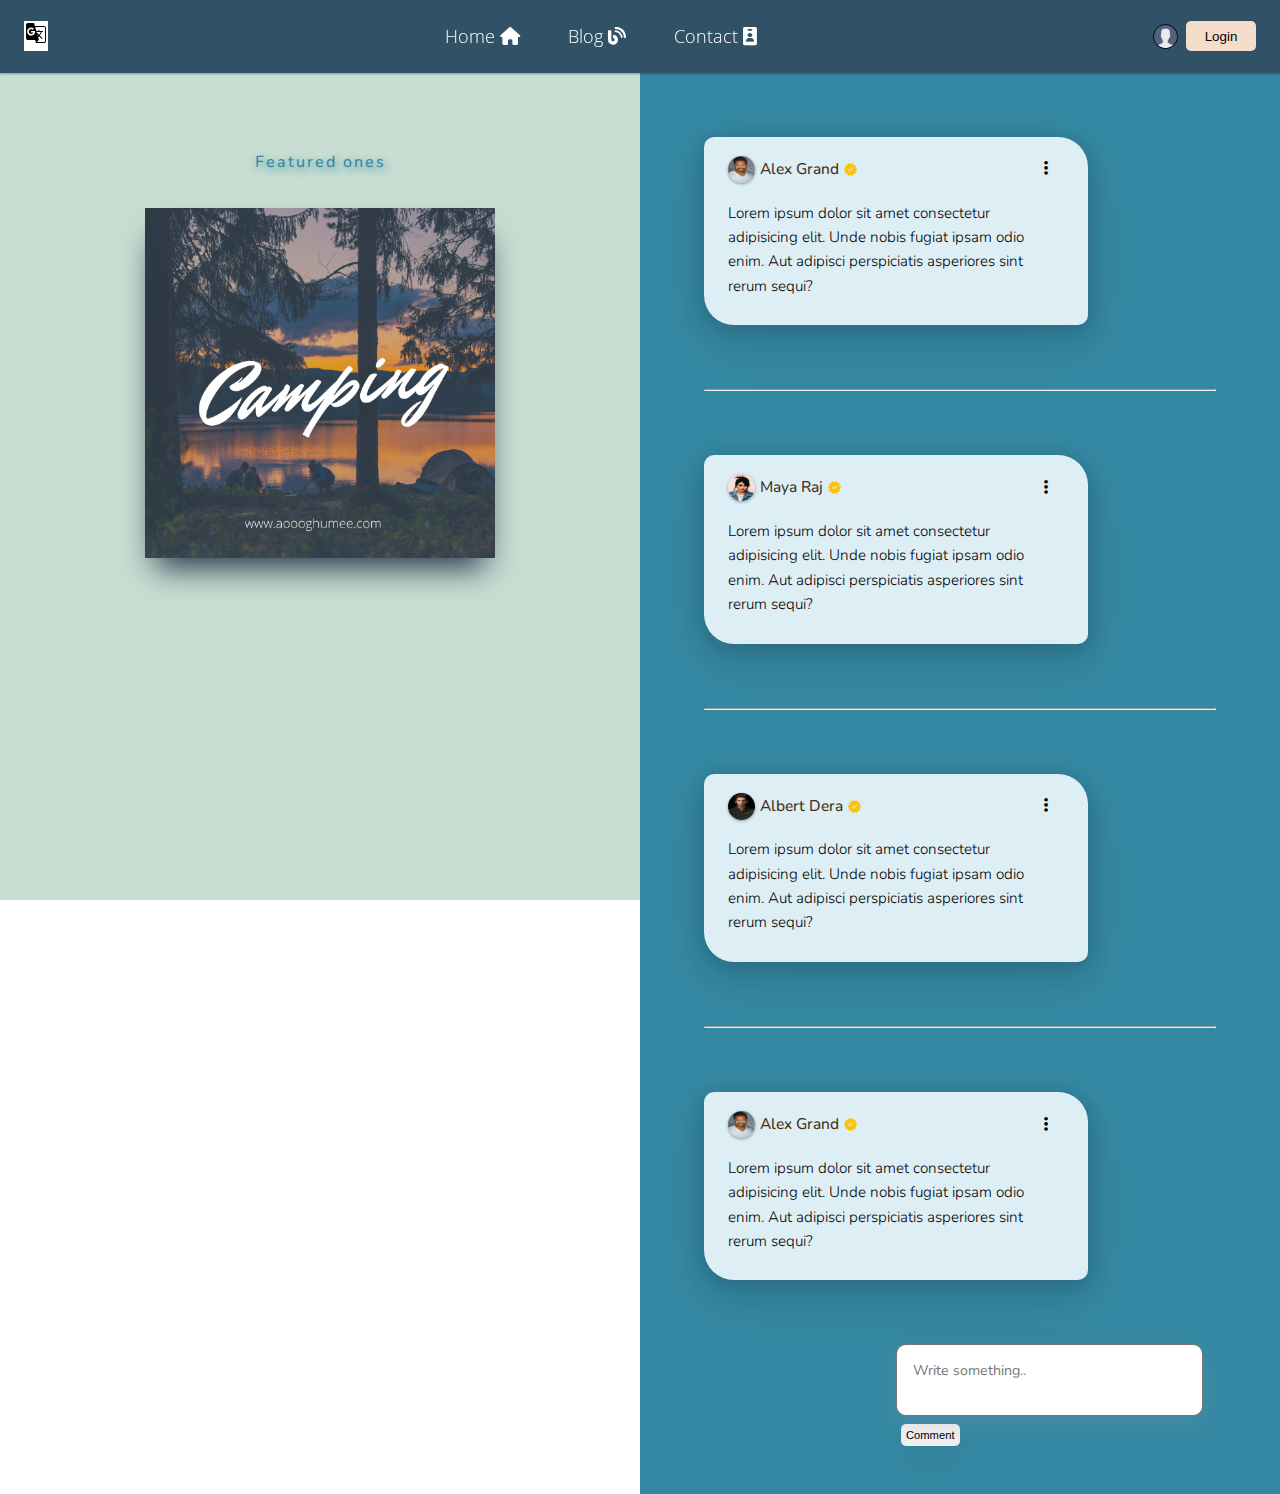
<file: index.html>
<!DOCTYPE html>
<html lang="en">
   <head>
      <meta charset="UTF-8" />
      <meta http-equiv="X-UA-Compatible" content="IE=edge" />
      <meta name="viewport" content="width=device-width, initial-scale=1.0" />
      <link
         rel="stylesheet"
         href="https://cdnjs.cloudflare.com/ajax/libs/font-awesome/6.0.0/css/all.min.css"
         integrity="sha512-9usAa10IRO0HhonpyAIVpjrylPvoDwiPUiKdWk5t3PyolY1cOd4DSE0Ga+ri4AuTroPR5aQvXU9xC6qOPnzFeg=="
         crossorigin="anonymous"
         referrerpolicy="no-referrer"
      />
      <link
         href="https://fonts.googleapis.com/icon?family=Material+Icons"
         rel="stylesheet"
      />

      <link rel="stylesheet" href="style.css" />
      <title>Document</title>
   </head>
   <body onscroll="myFunction()">
      <div class="main-container">
         <div class="login-form">
            <form class="user-login" action="">
               <button onclick="closeLogin()">
                  <i class="fa-solid fa-xmark"></i>
               </button>
               <label for="email">Email</label>
               <input
                  type="text "
                  name="email"
                  placeholder="abc@gmail.com"
                  required
               />
               <label for="password">Password</label>
               <input
                  type="password"
                  name="password"
                  id="password"
                  placeholder="******"
               />
               <br />
               <input
                  class="signup-btn"
                  type="submit"
                  name="signup-btn"
                  value="Login"
               />
               <br />
               <a href="signup.html" target="_self" onclick="signupForm()"
                  ><label for="sign up">sign-up</label></a
               >
            </form>
         </div>

         <div class="nav1 disp">
            <div class="language-altr">
               <button class="language-btn">
                  <i class="material-icons"> g_translate </i>
               </button>
            </div>

            <div class="in-links">
               <a href="" class="home"
                  >Home <i class="fa-solid fa-house"></i
               ></a>
               <a href="" class="blog">Blog <i class="fa-solid fa-blog"></i></a>
               <a href="" class="contact"
                  >Contact <i class="fa-solid fa-id-badge"></i
               ></a>
            </div>
            <div class="login">
               <img src="user.png" alt="" />
               <button class="login-btn" id="login-btn" onclick="loginForm()">
                  Login
               </button>
            </div>
         </div>

         <!-- ---------------------- nav side --------------------- -->

         <div class="nav1 nav1-altr">
            <div class="language-altr">
               <button class="language-btn">
                  <i class="material-icons"> g_translate </i>
               </button>
            </div>

            <div class="in-links">
               <a href="" class="home"> <i class="fa-solid fa-house"></i></a>
               <a href="" class="blog"> <i class="fa-solid fa-blog"></i></a>
               <a href="" class="contact">
                  <i class="fa-solid fa-id-badge"></i
               ></a>
            </div>
            <div class="login">
               <img src="user.png" alt="" />
               <button class="login-btn" id="login-btn" onclick="loginForm()">
                  Login
               </button>
            </div>
         </div>

         <!-- ------------------ navbar-responsive------------------ -->

         <div class="nav2"></div>

         <!-- -----------------comment/post-section--------------- -->

         <div class="sub-container">
            <div class="post">
               <h2 class="post-text">Featured ones</h2>

               <div class="post-altr">
                  <img src="camp3.png" alt="" class="post-img one" />
                  <!-- <img src="camp2.png" alt="" class="two" />
                              <img src="camp3.png" class="three" alt="" /> -->
               </div>
            </div>
            <div class="comment-section">
               <!-- comment -->

               <div class="old-cmnt-new-reply">
                  <div class="old-comments">
                     <div class="details">
                        <div class="name-pic">
                           <img class="user-img" src="img1.jpg" alt="" />
                           <p class="name">Alex Grand</p>
                           <img class="verify-icon" src="verify.png" alt="" />
                        </div>
                        <div class="more-options">
                           <ul>
                              <li class="more-options-icon">
                                 <i
                                    id="clicks"
                                    class="fa-solid fa-ellipsis-vertical clicks"
                                 ></i>

                                 <ul class="more-options-actions">
                                    <li class="reply">
                                       <a href="#" onclick="reply()">Reply</a>
                                    </li>
                                    <li class="delete">
                                       <a href="">Delete</a>
                                    </li>
                                 </ul>
                              </li>
                           </ul>
                        </div>
                     </div>

                     <p class="text">
                        Lorem ipsum dolor sit amet consectetur adipisicing elit.
                        Unde nobis fugiat ipsam odio enim. Aut adipisci
                        perspiciatis asperiores sint rerum sequi?
                     </p>
                  </div>

                  <div class="reply1 new-comments">
                     <textarea
                        id="comment"
                        name="comment"
                        placeholder="Write something.."
                        class="noscrollbars"
                        onkeyup="autoGrow(this);"
                     ></textarea>
                     <div class="cancel-reply">
                        <button class="reply-button" onclick="cmntReply()">
                           Reply
                        </button>
                        <button class="cancel-button" onclick="cancel()">
                           Cancel
                        </button>
                     </div>
                  </div>
               </div>

               <hr />

               <div class="old-comments">
                  <div class="details">
                     <div class="name-pic">
                        <img class="user-img" src="img2.jpg" alt="" />
                        <p class="name">Maya Raj</p>
                        <img class="verify-icon" src="verify.png" alt="" />
                     </div>
                     <div class="more-options">
                        <ul>
                           <li class="more-options-icon">
                              <i
                                 id="clicks"
                                 class="fa-solid fa-ellipsis-vertical clicks"
                              ></i>

                              <ul class="more-options-actions">
                                 <li class="reply">
                                    <a href="">Reply</a>
                                 </li>
                                 <li class="delete">
                                    <a href="">Delete</a>
                                 </li>
                              </ul>
                           </li>
                        </ul>
                     </div>
                  </div>

                  <p class="text">
                     Lorem ipsum dolor sit amet consectetur adipisicing elit.
                     Unde nobis fugiat ipsam odio enim. Aut adipisci
                     perspiciatis asperiores sint rerum sequi?
                  </p>
               </div>

               <hr />

               <div class="old-comments">
                  <div class="details">
                     <div class="name-pic">
                        <img class="user-img" src="img3.jpg" alt="" />
                        <p class="name">Albert Dera</p>
                        <img class="verify-icon" src="verify.png" alt="" />
                     </div>
                     <div class="more-options">
                        <ul>
                           <li class="more-options-icon">
                              <i
                                 id="clicks"
                                 class="fa-solid fa-ellipsis-vertical clicks"
                              ></i>

                              <ul class="more-options-actions">
                                 <li class="reply">
                                    <a href="">Reply</a>
                                 </li>
                                 <li class="delete">
                                    <a href="">Delete</a>
                                 </li>
                              </ul>
                           </li>
                        </ul>
                     </div>
                  </div>

                  <p class="text">
                     Lorem ipsum dolor sit amet consectetur adipisicing elit.
                     Unde nobis fugiat ipsam odio enim. Aut adipisci
                     perspiciatis asperiores sint rerum sequi?
                  </p>
               </div>

               <hr />

               <div class="old-comments">
                  <div class="details">
                     <div class="name-pic">
                        <img class="user-img" src="img1.jpg" alt="" />
                        <p class="name">Alex Grand</p>
                        <img class="verify-icon" src="verify.png" alt="" />
                     </div>
                     <div class="more-options">
                        <ul>
                           <li class="more-options-icon">
                              <i
                                 id="clicks"
                                 class="fa-solid fa-ellipsis-vertical clicks"
                              ></i>

                              <ul class="more-options-actions">
                                 <li class="reply">
                                    <a href="">Reply</a>
                                 </li>
                                 <li>
                                    <a href="#" class="delete">Delete</a>
                                 </li>
                              </ul>
                           </li>
                        </ul>
                     </div>
                  </div>

                  <p class="text">
                     Lorem ipsum dolor sit amet consectetur adipisicing elit.
                     Unde nobis fugiat ipsam odio enim. Aut adipisci
                     perspiciatis asperiores sint rerum sequi?
                  </p>
               </div>

               <div class="your-comment"></div>

               <div class="new-comments">
                  <textarea
                     id="comment"
                     name="comment"
                     placeholder="Write something.."
                     class="noscrollbars input-cmnt"
                     onkeyup="autoGrow(this);"
                  ></textarea>
                  <button class="add-button" onclick="cmntReply()">
                     Comment
                  </button>
               </div>
            </div>
         </div>
      </div>

      <script src="function.js"></script>
   </body>
</html>
</file>
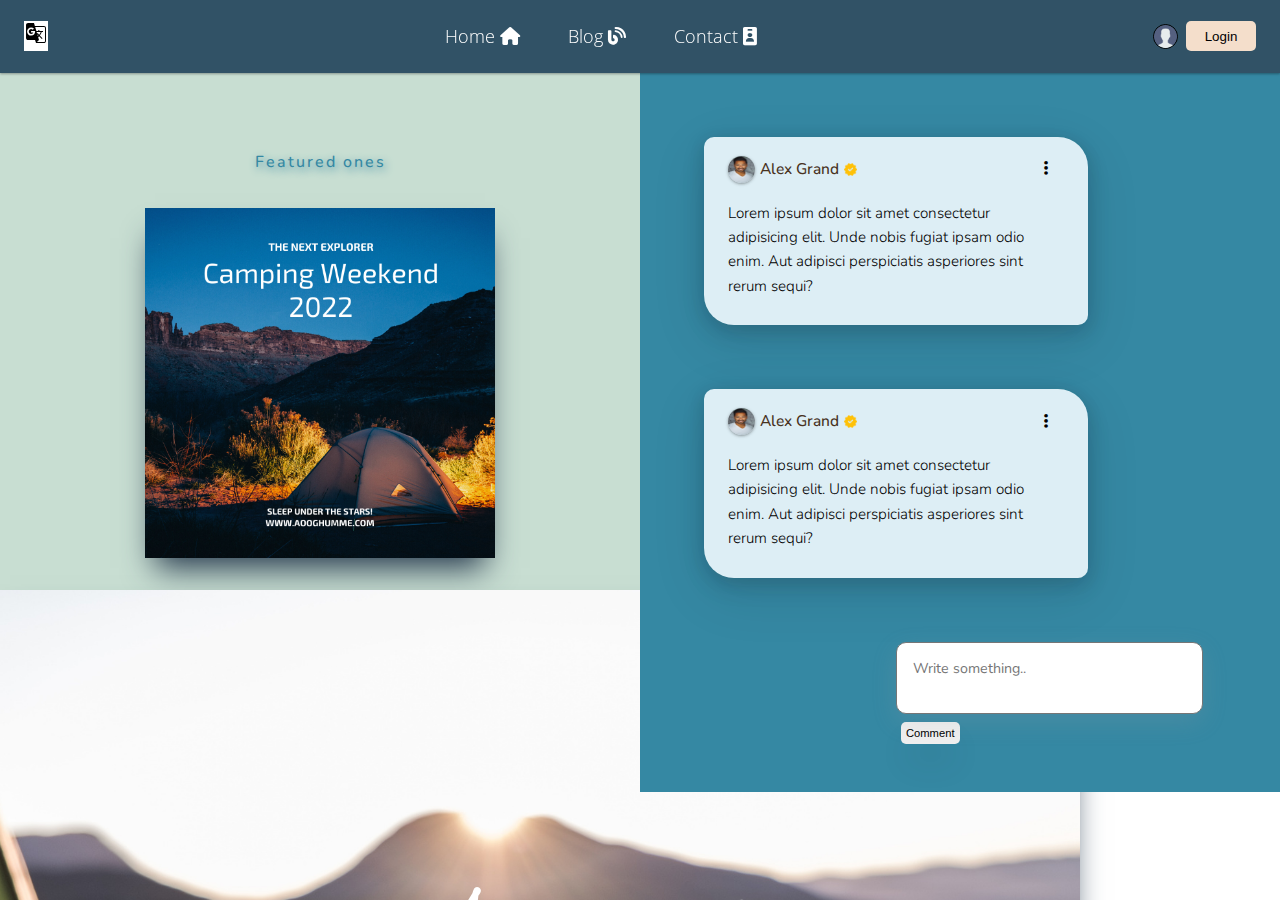
<file: main.html>
<!DOCTYPE html>
<html lang="en">
     <head>
          <meta charset="UTF-8" />
          <meta http-equiv="X-UA-Compatible" content="IE=edge" />
          <meta
               name="viewport"
               content="width=device-width, initial-scale=1.0"
          />
          <link
               rel="stylesheet"
               href="https://cdnjs.cloudflare.com/ajax/libs/font-awesome/6.0.0/css/all.min.css"
               integrity="sha512-9usAa10IRO0HhonpyAIVpjrylPvoDwiPUiKdWk5t3PyolY1cOd4DSE0Ga+ri4AuTroPR5aQvXU9xC6qOPnzFeg=="
               crossorigin="anonymous"
               referrerpolicy="no-referrer"
          />
          <link
               href="https://fonts.googleapis.com/icon?family=Material+Icons"
               rel="stylesheet"
          />

          <link rel="stylesheet" href="style.css" />
          <title>Document</title>
     </head>
     <body>
          <div class="main-container">
               <div class="login-form">
                    <form class="user-login" action="">
                         <button onclick="closeLogin()">
                              <i class="fa-solid fa-xmark"></i>
                         </button>
                         <label for="email">Email</label>
                         <input
                              type="text "
                              name="email"
                              placeholder="abc@gmail.com"
                              required
                         />
                         <label for="password">Password</label>
                         <input
                              type="password"
                              name="password"
                              id="password"
                              placeholder="******"
                         />
                         <br />
                         <input
                              class="signup-btn"
                              type="submit"
                              name="signup-btn"
                              value="Login"
                         />
                         <br />
                         <a
                              href="signup.html"
                              target="_self"
                              onclick="signupForm()"
                              ><label for="sign up">sign-up</label></a
                         >
                    </form>
               </div>

               <div class="nav1">
                    <div class="language-altr">
                         <button class="language-btn">
                              <i class="material-icons"> g_translate </i>
                         </button>
                    </div>

                    <div class="in-links">
                         <a href="" class="home"
                              >Home <i class="fa-solid fa-house"></i
                         ></a>
                         <a href="" class="blog"
                              >Blog <i class="fa-solid fa-blog"></i
                         ></a>
                         <a href="" class="contact"
                              >Contact <i class="fa-solid fa-id-badge"></i
                         ></a>
                    </div>
                    <div class="login">
                         <img src="user.png" alt="" />
                         <button
                              class="login-btn"
                              id="login-btn"
                              onclick="loginForm()"
                         >
                              Login
                         </button>
                    </div>
               </div>

               <!-- ------------------ navbar-responsive------------------ -->

               <div class="nav2"></div>

               <!-- -----------------comment/post-section--------------- -->

               <div class="sub-container">
                    <div class="post">
                         <h2 class="post-text">Featured ones</h2>

                         <div class="post-altr">
                              <img
                                   src="camp1.png"
                                   alt=""
                                   class="post-img one"
                              />
                              <img src="camp2.png" alt="" class="two" />
                              <img src="camp3.png" class="three" alt="" />
                         </div>
                    </div>
                    <div class="comment-section">
                         <!-- comment -->
                         <div class="old-comments">
                              <div class="details">
                                   <div class="name-pic">
                                        <img
                                             class="user-img"
                                             src="img1.jpg"
                                             alt=""
                                        />
                                        <p class="name">Alex Grand</p>
                                        <img
                                             class="verify-icon"
                                             src="verify.png"
                                             alt=""
                                        />
                                   </div>
                                   <div class="more-options">
                                        <ul>
                                             <li class="more-options-icon">
                                                  <i
                                                       id="clicks"
                                                       class="fa-solid fa-ellipsis-vertical clicks"
                                                  ></i>

                                                  <ul
                                                       class="more-options-actions"
                                                  >
                                                       <li class="reply">
                                                            <a href="">Reply</a>
                                                       </li>
                                                       <li class="delete">
                                                            <a href=""
                                                                 >Delete</a
                                                            >
                                                       </li>
                                                  </ul>
                                             </li>
                                        </ul>
                                   </div>
                              </div>

                              <p class="text">
                                   Lorem ipsum dolor sit amet consectetur
                                   adipisicing elit. Unde nobis fugiat ipsam
                                   odio enim. Aut adipisci perspiciatis
                                   asperiores sint rerum sequi?
                              </p>
                         </div>

                         <div class="old-comments">
                              <div class="details">
                                   <div class="name-pic">
                                        <img
                                             class="user-img"
                                             src="img1.jpg"
                                             alt=""
                                        />
                                        <p class="name">Alex Grand</p>
                                        <img
                                             class="verify-icon"
                                             src="verify.png"
                                             alt=""
                                        />
                                   </div>
                                   <div class="more-options">
                                        <ul>
                                             <li class="more-options-icon">
                                                  <i
                                                       id="clicks"
                                                       class="fa-solid fa-ellipsis-vertical clicks"
                                                  ></i>

                                                  <ul
                                                       class="more-options-actions"
                                                  >
                                                       <li class="reply">
                                                            <a href="">Reply</a>
                                                       </li>
                                                       <li class="delete">
                                                            <a href=""
                                                                 >Delete</a
                                                            >
                                                       </li>
                                                  </ul>
                                             </li>
                                        </ul>
                                   </div>
                              </div>

                              <p class="text">
                                   Lorem ipsum dolor sit amet consectetur
                                   adipisicing elit. Unde nobis fugiat ipsam
                                   odio enim. Aut adipisci perspiciatis
                                   asperiores sint rerum sequi?
                              </p>
                         </div>

                         <div class="new-comments">
                              <textarea
                                   id="comment"
                                   name="comment"
                                   placeholder="Write something.."
                                   class="noscrollbars input-cmnt"
                                   onkeyup="autoGrow(this);"
                              ></textarea>
                              <button class="add-button">Comment</button>
                         </div>
                    </div>
               </div>
          </div>

          <script src="function.js"></script>
     </body>
</html>
</file>
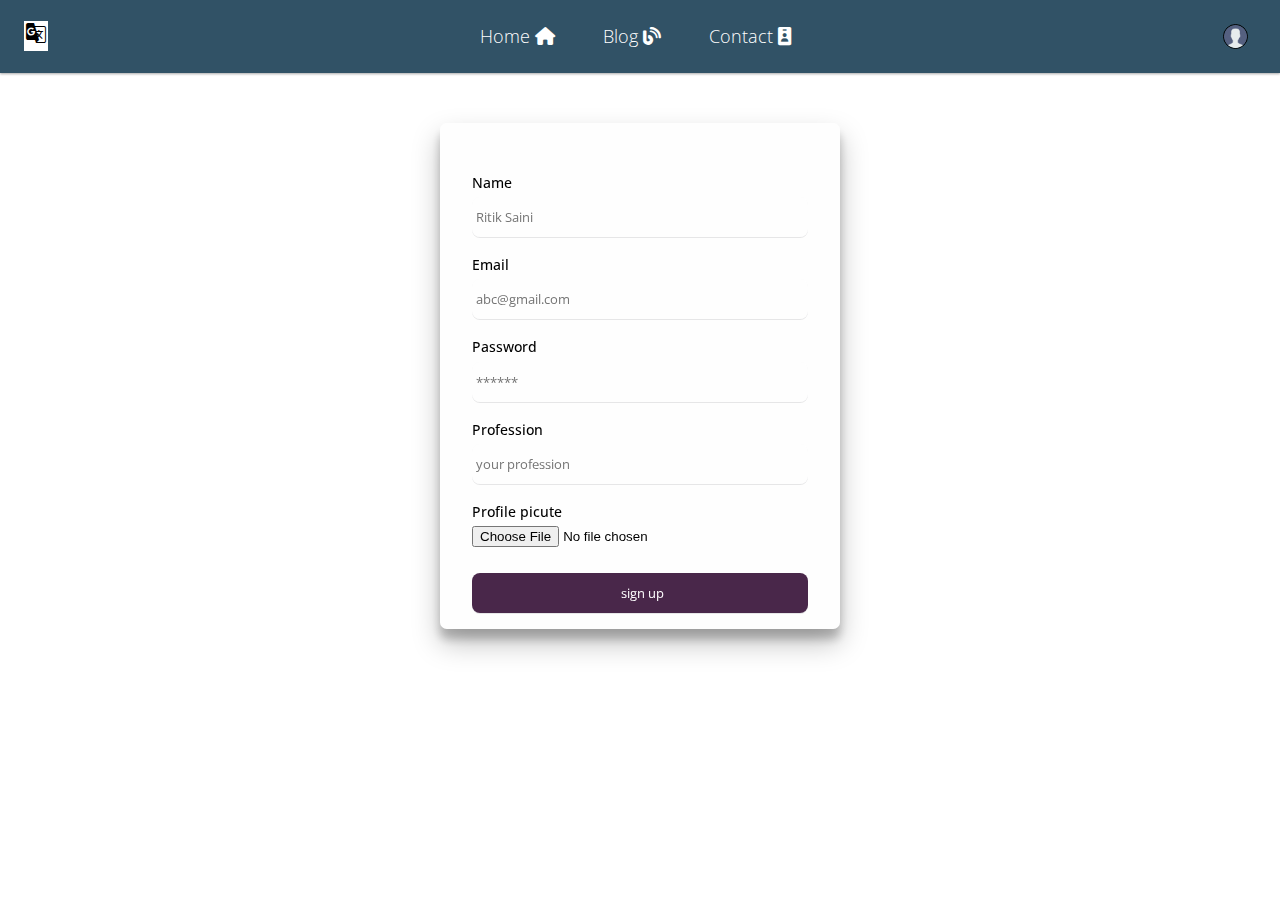
<file: signup.html>
<!DOCTYPE html>
<html lang="en">
   <head>
      <meta charset="UTF-8" />
      <meta http-equiv="X-UA-Compatible" content="IE=edge" />
      <meta name="viewport" content="width=device-width, initial-scale=1.0" />

      <link
         rel="stylesheet"
         href="https://cdnjs.cloudflare.com/ajax/libs/font-awesome/6.0.0/css/all.min.css"
         integrity="sha512-9usAa10IRO0HhonpyAIVpjrylPvoDwiPUiKdWk5t3PyolY1cOd4DSE0Ga+ri4AuTroPR5aQvXU9xC6qOPnzFeg=="
         crossorigin="anonymous"
         referrerpolicy="no-referrer"
      />
      <link
         href="https://fonts.googleapis.com/icon?family=Material+Icons"
         rel="stylesheet"
      />
      <link rel="stylesheet" href="style.css" />
      <link rel="stylesheet" href="style-signup-form.css" />
      <title>signup form</title>
   </head>
   <body>
      <div class="nav1">
         <div class="language-altr">
            <button class="language-btn">
               <i class="material-icons"> g_translate </i>
            </button>
         </div>

         <div class="in-links">
            <a href="index.html" class="home"
               >Home <i class="fa-solid fa-house"></i
            ></a>
            <a href="" class="blog">Blog <i class="fa-solid fa-blog"></i></a>
            <a href="" class="contact"
               >Contact <i class="fa-solid fa-id-badge"></i
            ></a>
         </div>
         <div class="login">
            <img src="user.png" alt="" />
         </div>
      </div>

      <section class="signup-form-cont">
         <div class="user-signup">
            <p class="message"></p>
            <form action="code.php" method="POST" enctype="multipart/form-data">
               <label for="name"> Name</label>
               <input
                  type="text"
                  name="name"
                  placeholder="Ritik Saini"
                  required
               />
               <label for="email">Email</label>
               <input
                  type="text "
                  name="email"
                  placeholder="abc@gmail.com"
                  required
               />
               <label for="password">Password</label>
               <input
                  type="password"
                  name="password"
                  id="password"
                  placeholder="******"
               />

               <label for="profession">Profession</label>
               <input
                  type="text"
                  name="profession"
                  placeholder="your profession"
               />

               <label for="profile-pic">Profile picute</label>
               <input
                  class="profile-pic"
                  type="file"
                  name="profilepic"
                  accept="image/png, image/jpeg"
                  id="profile-pic"
               />
               <br />
               <input
                  class="signup-btn"
                  type="submit"
                  name="signup-btn"
                  value="sign up"
               />
            </form>
         </div>
      </section>
   </body>
</html>
</file>
<file: style.css>
@import url("https://fonts.googleapis.com/css2?family=Heebo:wght@100;200;300;400;500;600;700;800;900&family=Libre+Franklin:wght@100;200;300;400;500;600;700;800;900&family=Poppins:wght@100;300;400;500;600;700;800;900&display=swap");
@import url("https://fonts.googleapis.com/css2?family=Heebo:wght@100;200;300;400;500;600;700;800;900&family=Libre+Franklin:wght@100;200;300;400;500;600;700;800;900&family=Open+Sans:wght@300;400;500;600;700;800&family=Poppins:wght@100;300;400;500;600;700;800;900&display=swap");
@import url("https://fonts.googleapis.com/css2?family=Heebo:wght@100;200;300;400;500;600;700;800;900&family=Libre+Franklin:wght@100;200;300;400;500;600;700;800;900&family=Nunito:wght@200;300;400;500;600;700;800;900&family=Open+Sans:wght@300;400;500;600;700;800&family=Poppins:wght@100;300;400;500;600;700;800;900&display=swap");
* {
   box-sizing: border-box;
   padding: 0;
   margin: 0;
}

body::-webkit-scrollbar {
   width: 10px;
}

body {
   font-family: "Poppins", sans-serif;
   font-size: 1.02rem;
   font-weight: 300;
   line-height: 1.6;
}

hr {
   width: 80%;
   margin: auto;
}

a {
   text-decoration: none;
}

.show-hidden {
   display: none;
}
.reply1 {
   display: none;
}

.show {
   display: block;
}

:root {
   /* --blue-light: #f8eee7;
   --blue-dark: #c59b76;
   --white-intr: #ffffff;
   --grey-blue: #ffffff;
   --greenish-blue: #f4decb;
   --nav-txt-clr: #48321e; */
   /* --blue-light: #c8d8e4;
     --blue-dark: #2b6777;
     --white-intr: #ffffff;
     --grey-blue: #f2f2f2;
     --greenish-blue: #52ab98; */
   --blue-light: #ddeef5;
   --blue-dark: #3588a3;
   --white-intr: #ffffff;
   --grey: #315266;
   --greenish-blue: #f4decb;
   --nav-txt-clr: #48321e;
}

/* ---------------- form section ----------------- */

.login-form {
   position: fixed;
   width: 100vh;
   top: 0;
   width: 50%;
   z-index: 1;
   right: 0;
   background-color: var(--blue-dark);
   margin-right: -100%;
   transition: all 0.5s ease;
}

.login-form form {
   width: 50%;
   margin: 200px auto;
   background-color: var(--blue-light);
   padding: 2rem;
}

.user-login button {
   width: 30px;
   font-size: 1.5rem;
   border: none;
   position: relative;
   margin-left: 300px;

   background-color: inherit;
}

form {
   display: flex;
   justify-content: center;
   flex-direction: column;
   font-family: "Open Sans", sans-serif;

   margin: 1rem 0 0 0;
}

form label {
   font-size: 0.9rem;
   font-weight: 400;
   margin: 01rem 0 0.2rem 0;
   font-weight: 500;
}

form input:not(.profile-pic) {
   font-family: inherit;
   height: 2.5rem;
   outline: none;
   border: none;
   border-color: white;
   border-radius: 8px;
   box-shadow: rgba(17, 17, 26, 0.1) 0px 1px 0px;
   padding-left: 4px;
   transition: all 0.5s ease-in-out;
}

form input:not(.profile-pic):hover {
   box-shadow: rgba(17, 17, 26, 0.1) 0px 4px 16px,
      rgba(17, 17, 26, 0.05) 0px 8px 32px;
}

form .signup-btn {
   background-color: #49274a;
   color: white;
}
/* --------------- navbar ------------------ */

.nav1 {
   display: flex;
   justify-content: space-between;
   width: 100%;
   z-index: 1;
   padding: 1.3rem 1.5rem;
   background-color: var(--grey);
   position: -webkit-sticky;
   position: sticky;
   top: 0;
   font-family: "Open Sans", sans-serif;
   box-shadow: rgba(0, 0, 0, 0.12) 0px 1px 3px, rgba(0, 0, 0, 0.24) 0px 1px 2px;
}

.propaltr {
   flex-direction: column;
}

.nav1 .language-btn {
   font-size: 1.5rem;
   background-color: white;
   border: none;
}

.nav1 .in-links {
   display: flex;
   align-items: center;
   justify-content: center;
}

.nav1 .in-links .fa-solids {
}

.nav1 .login {
   display: flex;
   align-items: center;
}

.nav1 .login img {
   width: 25px;
   height: 25px;
   border-radius: 50%;
   margin-right: 0.5rem;
   border: 1px solid black;
}

.nav1 .login-btn {
   width: 70px;
   height: 30px;
   border: none;
   border-radius: 5px;
   background-color: var(--greenish-blue);
}

.nav1 a {
   font-weight: 300;
   font-size: 1.12rem;
   text-decoration: none;
   margin: 0 5px;
   color: white;
   margin: 0 1.5rem;
   transition: all 0.3s ease-in;
   width: fit-content;
}

.nav1 a:hover {
   transform: scale(1.1);
}

/* ----------------- nav altr -------------------------- */

.nav1-altr {
   flex-direction: column;
   display: none;
   width: 70px;
   justify-content: space-between;
   position: fixed;
   align-items: center;
   height: 100vh;
}
.nav1-altr .in-links {
   flex-direction: column;

   justify-content: space-between;
}

.nav1-altr .login {
   flex-direction: column;
   justify-content: space-between;
}

.nav1-altr a {
   margin: 1rem 0;
}

.nav1-altr .login img {
   margin-right: 0;
   margin-bottom: 0.5rem;
}
.nav1-altr .login-btn {
   width: 40px;
   background-color: white;
   height: 1.5rem;
}

/* --------------------navbar resposnive--------------- */

.sub-container {
   display: flex;
   justify-content: space-between;
}

.post,
.comment-section {
   width: 50%;
}

/* ----------------------------- post section --------------- */

.post {
   background-color: #c8ded2;
   height: 100vh;
   position: fixed;
   top: 0;
   z-index: -1;
}

.post-text {
   font-family: "Nunito", sans-serif;
   position: sticky;
   position: -webkit-sticky;
   text-align: center;
   margin-top: 150px;

   font-weight: 500;
   letter-spacing: 2px;
   text-shadow: 2px 3px 9px;
   color: var(--blue-dark);
   font-size: 1rem;
}

.post-altr {
   height: fit-content;

   margin: auto;
}

.post .post-altr img {
   display: block;

   box-shadow: rgb(38, 57, 77) 0px 20px 30px -10px;
}

.one {
   width: 350px;
   display: block;
   margin: 2rem auto;
}

/* ----------------- comment section ---------------------- */

.comment-section {
   background-color: var(--blue-dark);
   font-family: "Nunito", sans-serif;
   font-weight: 400;
   position: absolute;
   right: 0;
}
/* 
-------------------------old comments ----------------- */

.old-comments,
.same-prop-new-cmnt {
   background-color: var(--blue-light);
   padding: 1.2rem 1.5rem;
   border-radius: 10px 30px;
   margin: 4rem 30% 4rem 10%;
   box-shadow: rgba(17, 17, 26, 0.1) 0px 4px 16px,
      rgba(17, 17, 26, 0.1) 0px 8px 24px, rgba(17, 17, 26, 0.1) 0px 16px 56px;
}

.text {
   font-size: 0.95rem;
   font-weight: 300;
   padding: 0.5rem 0;
   margin-top: 0.6rem;
   width: 90%;
   color: rgb(0, 0, 0);
}

.details {
   display: flex;
   justify-content: space-between;
   align-items: center;
}

.details .user-img {
   width: 1.7rem;
   height: 1.7rem;
   border-radius: 50%;
   box-shadow: rgba(60, 64, 67, 0.3) 0px 1px 2px 0px,
      rgba(60, 64, 67, 0.15) 0px 1px 3px 1px;
}

.details .name {
   margin-left: 0.3rem;
   font-weight: 500;
   font-size: 0.97rem;
   color: var(--nav-txt-clr);
}

.name-pic {
   display: flex;
   align-items: center;
   justify-content: center;
}

.verify-icon {
   width: 0.8rem;
   height: 0.8rem;
   margin-left: 0.3rem;
}

.more-options-icon {
   transition: all 0.3s ease;
}

.more-options-icon i:hover {
   transform: scale(1.2);
}

.more-options li:hover ul.more-options-actions {
   display: block;
}

.more-options-actions {
   position: absolute;
   background-color: white;
   border-radius: 0 20px 20px 20px;

   padding: 1rem;
   margin-left: 10px;
   margin-top: -15px;
   display: none;
   opacity: 0.8;
}

.more-options-actions a {
   font-family: inherit;
   font-size: 1rem;
   font-weight: 400;
   color: black;
}

.more-options-actions a:hover {
   font-weight: 700;
}

.more-options-icon i {
   margin-right: 1rem;
}

.more-options {
   position: relative;
}

.more-options ul {
   list-style-type: none;
}

/* ----------------- new added comment ---------------- */

/* ---------------- new input comment ----------------------- */

.new-comments {
   margin: 0rem 0% 3rem 20%;
   padding-left: 20%;
}

.new-comments textarea.noscrollbars {
   width: 80%;
   height: auto;
   min-height: 4rem;
   overflow: hidden;
   border-radius: 10px;
   background-color: var(--white-intr);
   font-size: inherit;
   font-family: inherit;
   font-size: 0.89rem;
   outline: none;
   padding: 1rem;
   resize: none;
   box-shadow: rgba(149, 157, 165, 0.2) 0px 8px 24px;
}

.new-comments button {
   display: block;
   width: max-content;

   padding: 5px;
   border: none;
   font-size: 0.7rem;
   margin: 0 5px;
   font-weight: 500;
   border-radius: 5px;

   box-shadow: rgb(38, 57, 77) 0px 20px 30px -10px;
}

.cancel-reply button {
   float: left;
}

/* ---------------------- queries ----------------------- */

@media screen and (max-width: 800px) {
   .sub-container {
      flex-direction: column;
   }

   .post,
   .comment-section {
      width: 100%;
   }

   .post img {
      position: inherit;
   }
}
</file>
<file: style-signup-form.css>
:root {
     --blue-light: #f8eee7;
     --blue-dark: #94618e;
     --white-intr: #ffffff;
     --grey-blue: #ffffff;
     --greenish-blue: #f4decb;
}

body {
     height: 80vh;
     background-image: url(https://wallpaperaccess.com/full/5827.jpg);
     background-size: auto;
     background-repeat: no-repeat;
     background-position: center;
}

.user-signup {
     position: fixed;
     background-color: rgba(253, 253, 253, 0.3);
     width: 400px;
     padding: 1rem 2rem;
     left: 10%;
     right: 10%;
     margin: 1% auto;
     transition: all 1s ease-in-out;
     top: 110px;

     filter: blur(0px);
     -webkit-filter: blur(0px);

     border-radius: 7px;
     box-shadow: rgba(0, 0, 0, 0.25) 0px 14px 28px,
          rgba(0, 0, 0, 0.22) 0px 10px 10px;
}

.user-signup:hover {
     background-color: rgba(253, 253, 253, 0.5);
}

.user-signup input:not(.signup-btn, .profile-pic) {
     background-color: rgba(253, 253, 253, 0.6);
}
</file>
